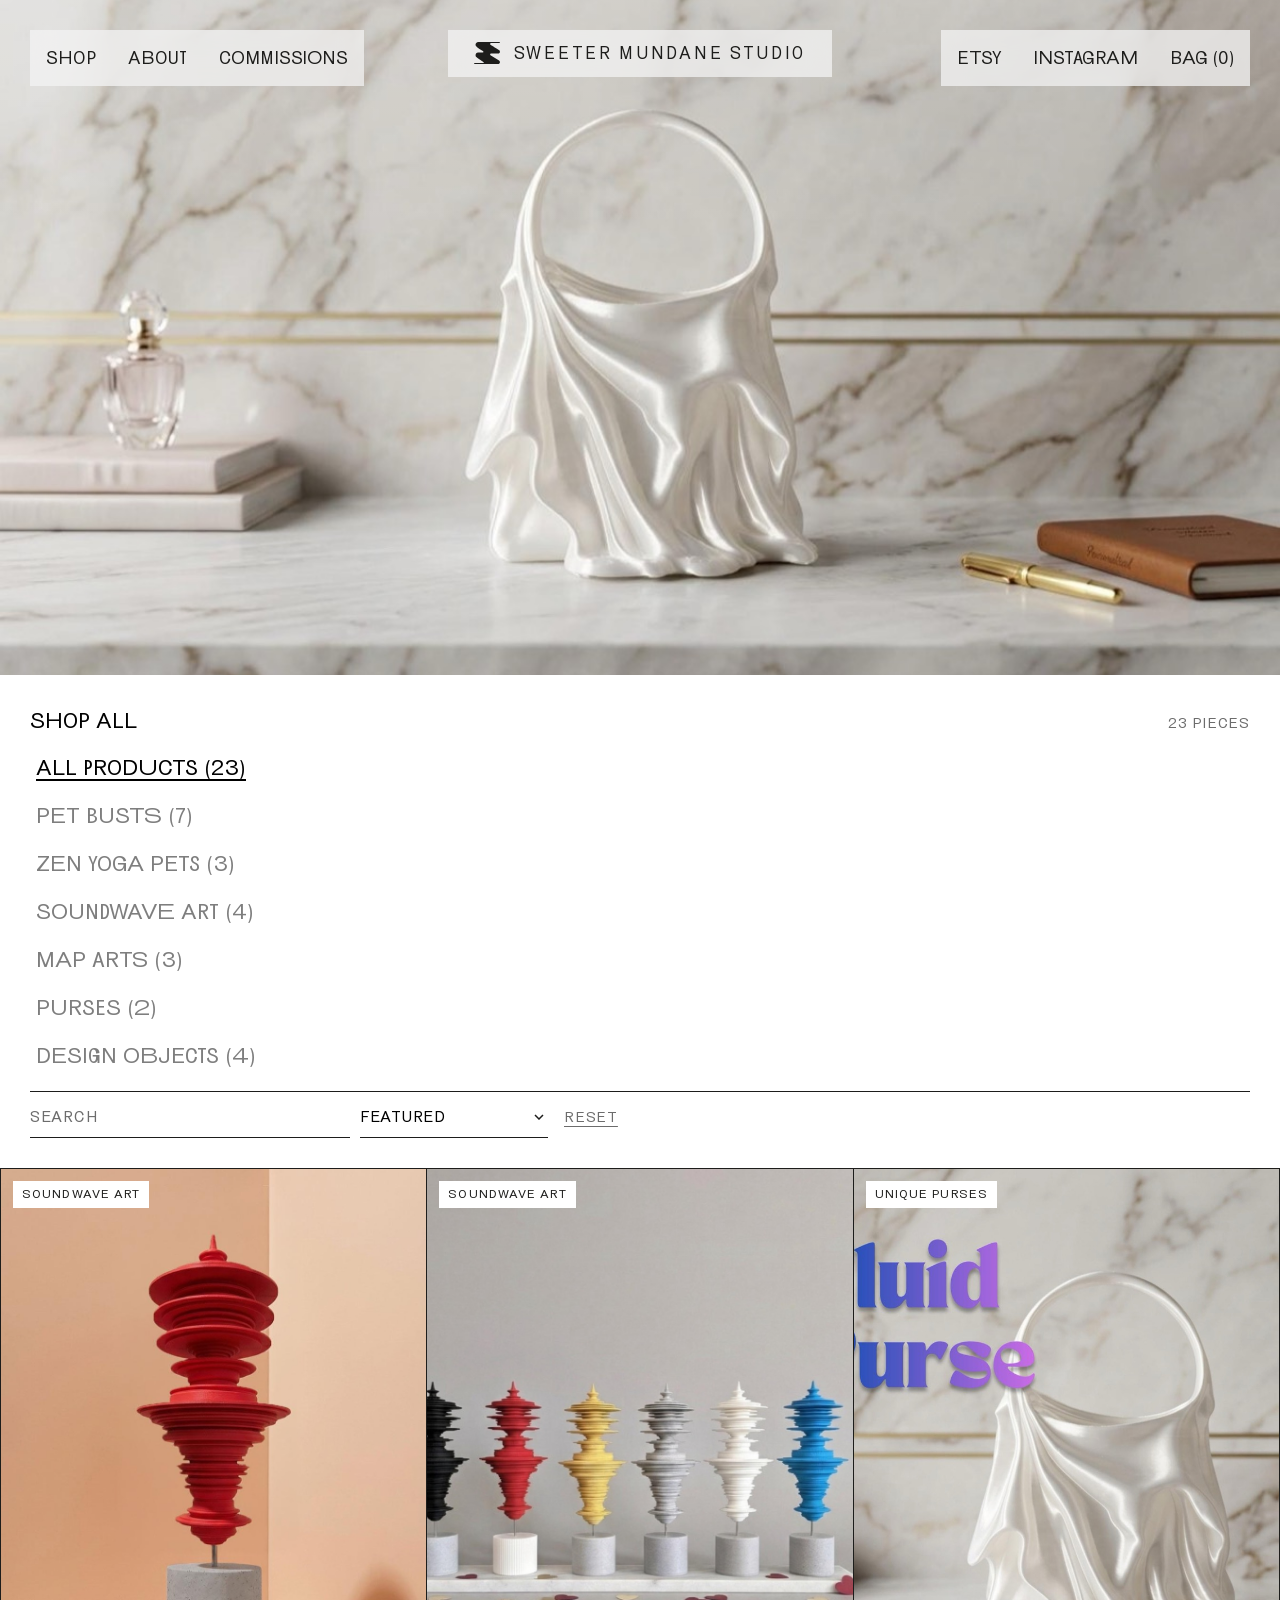
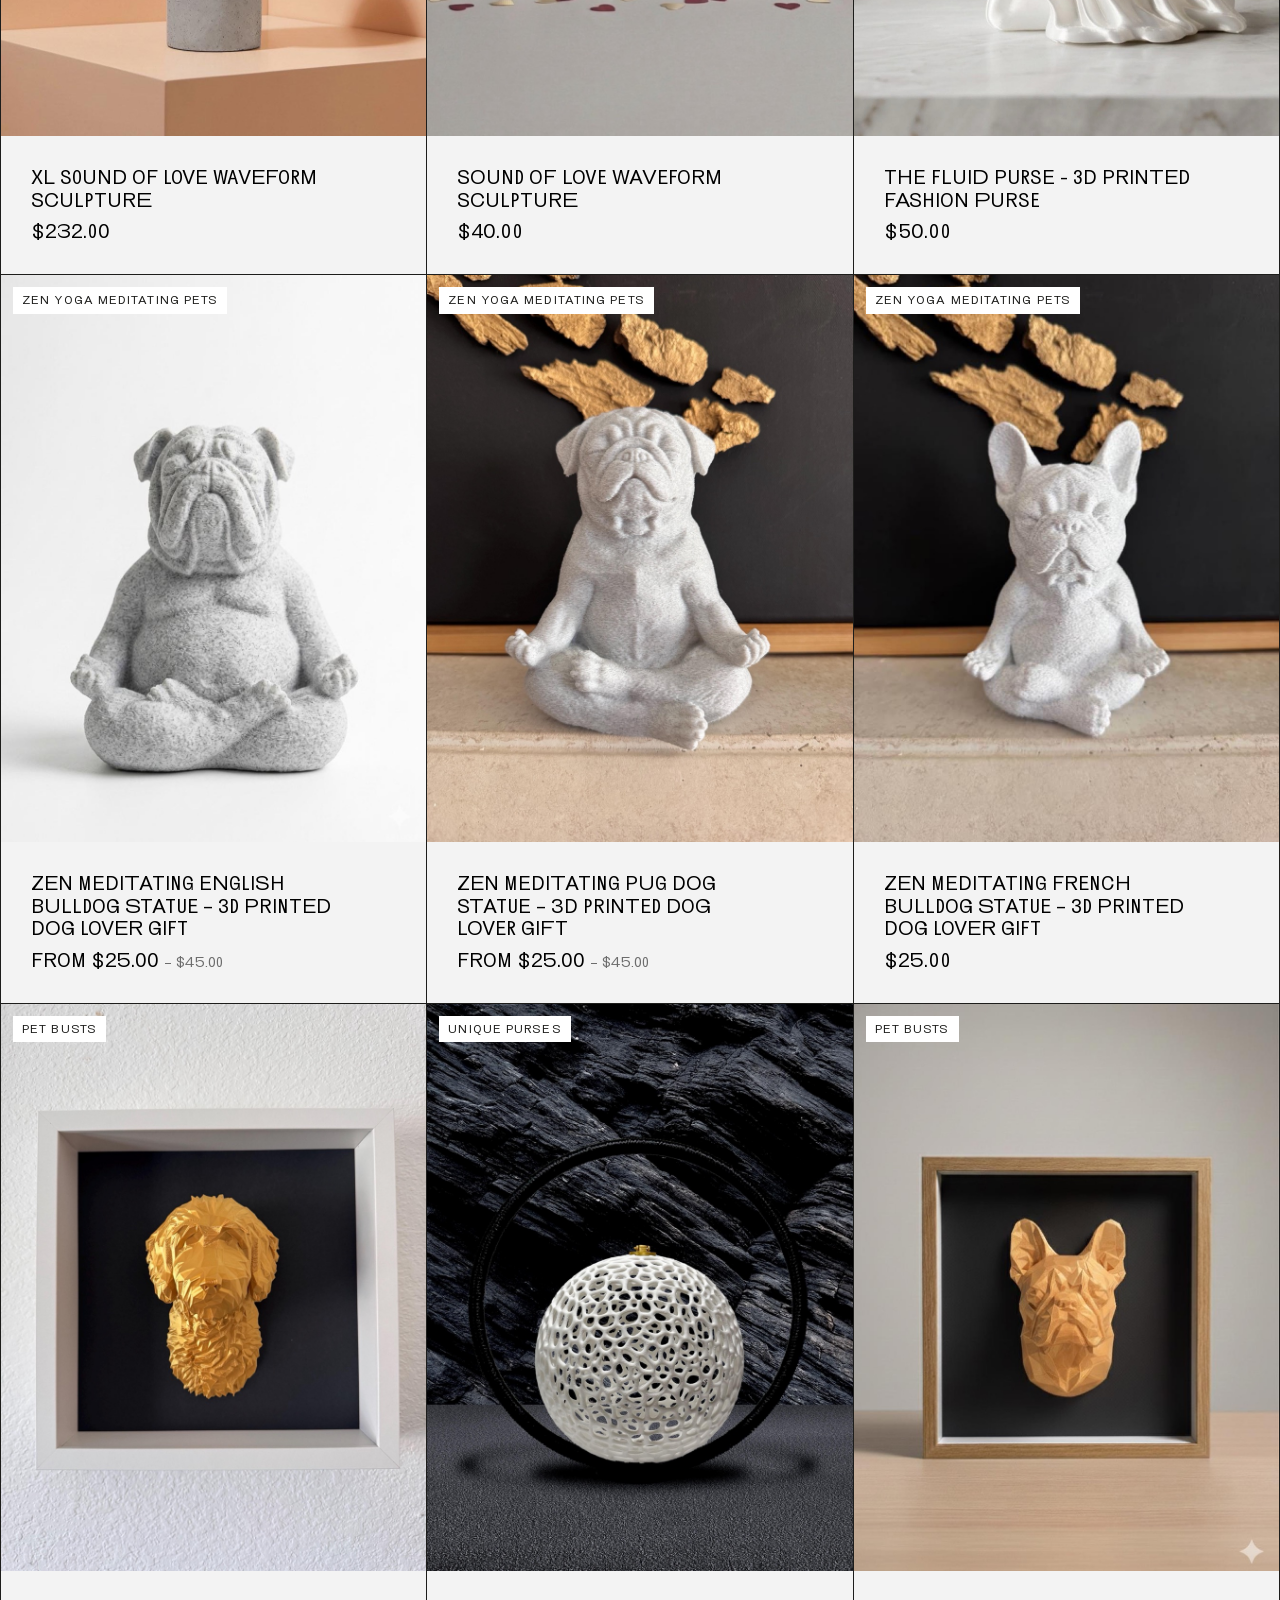
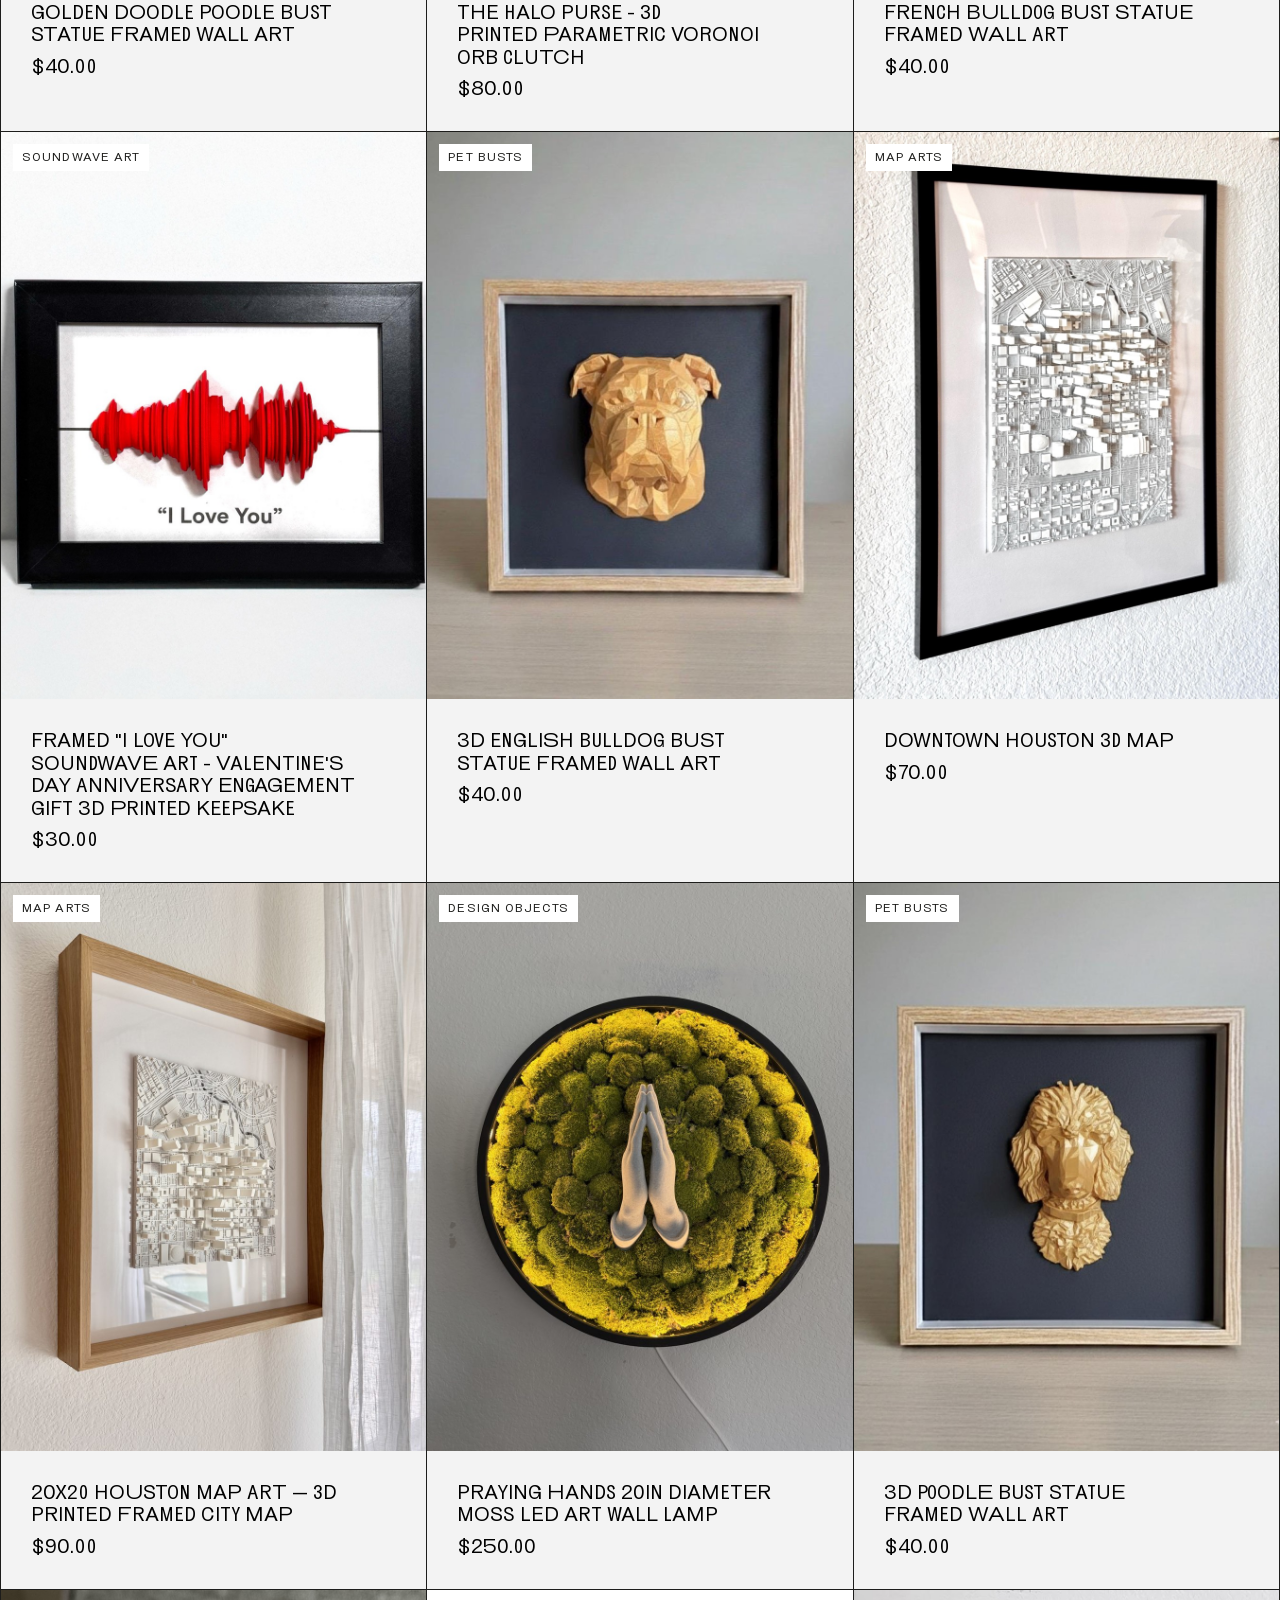
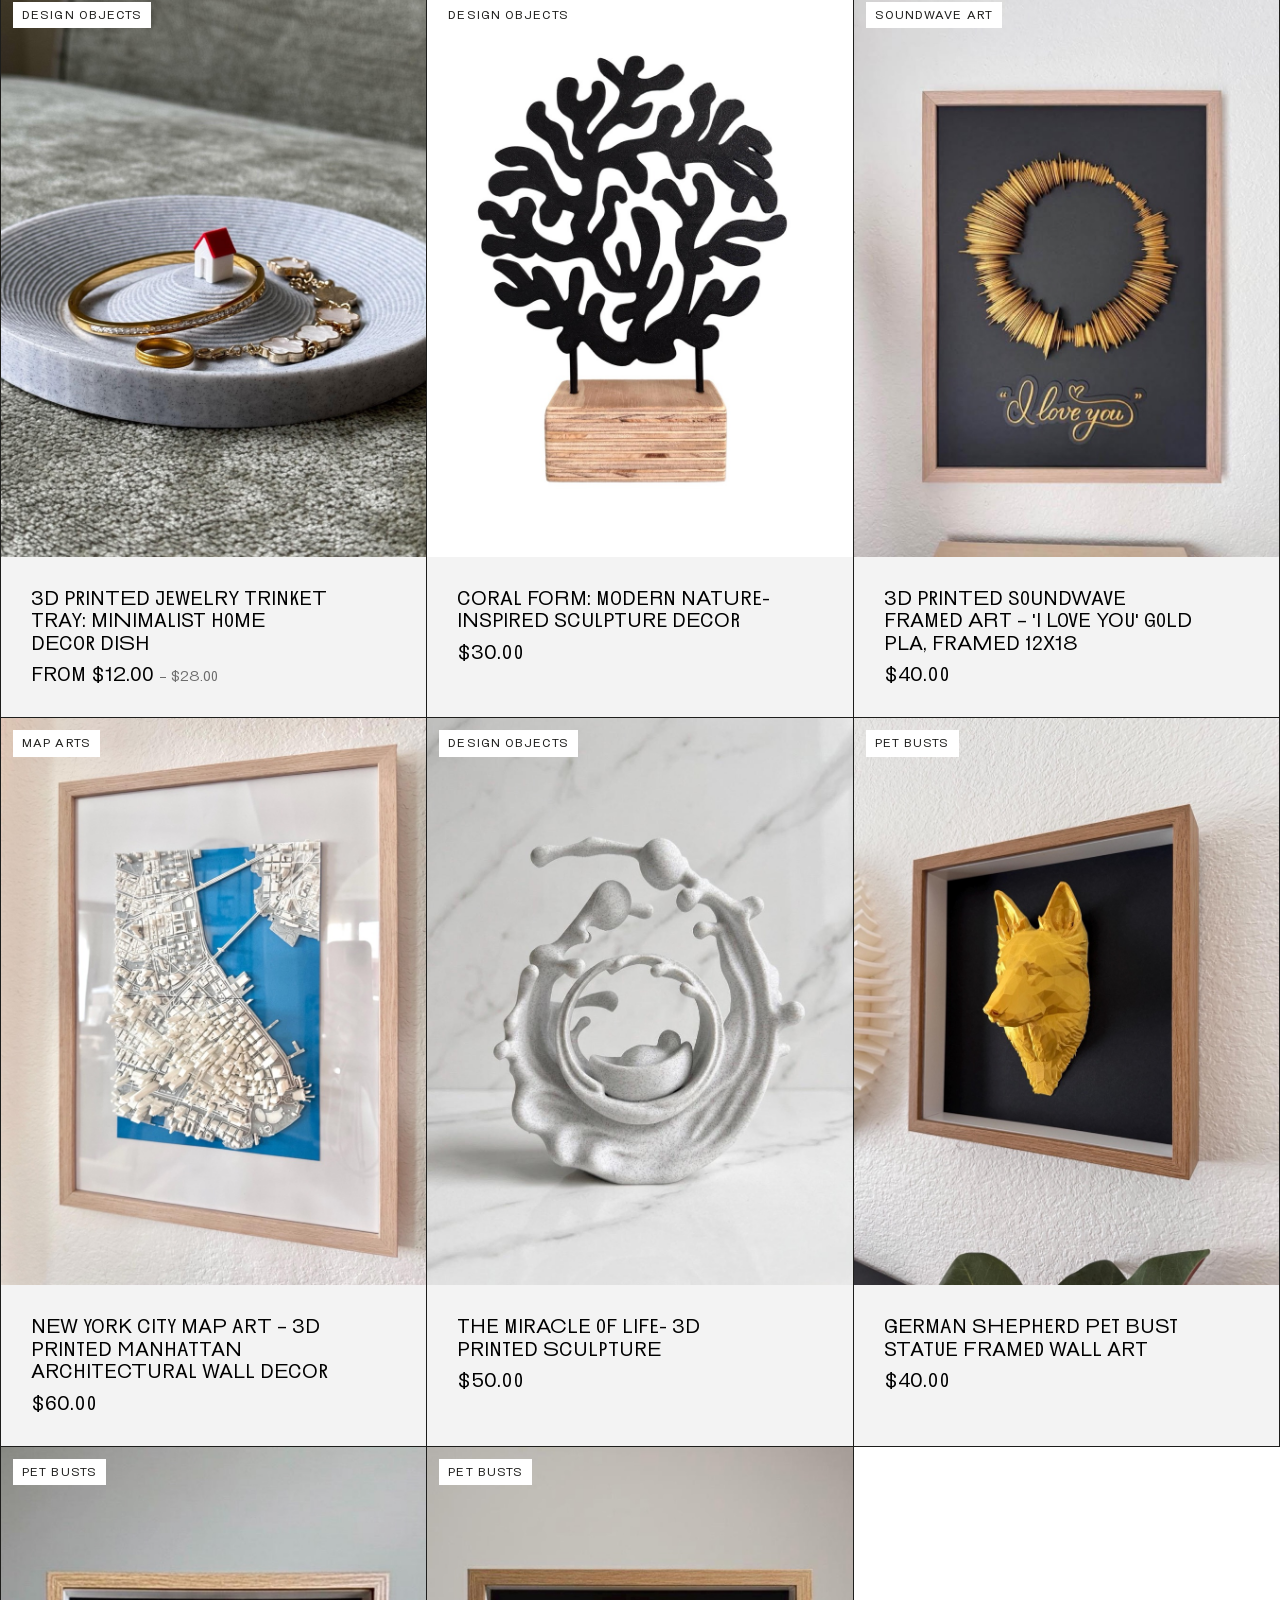
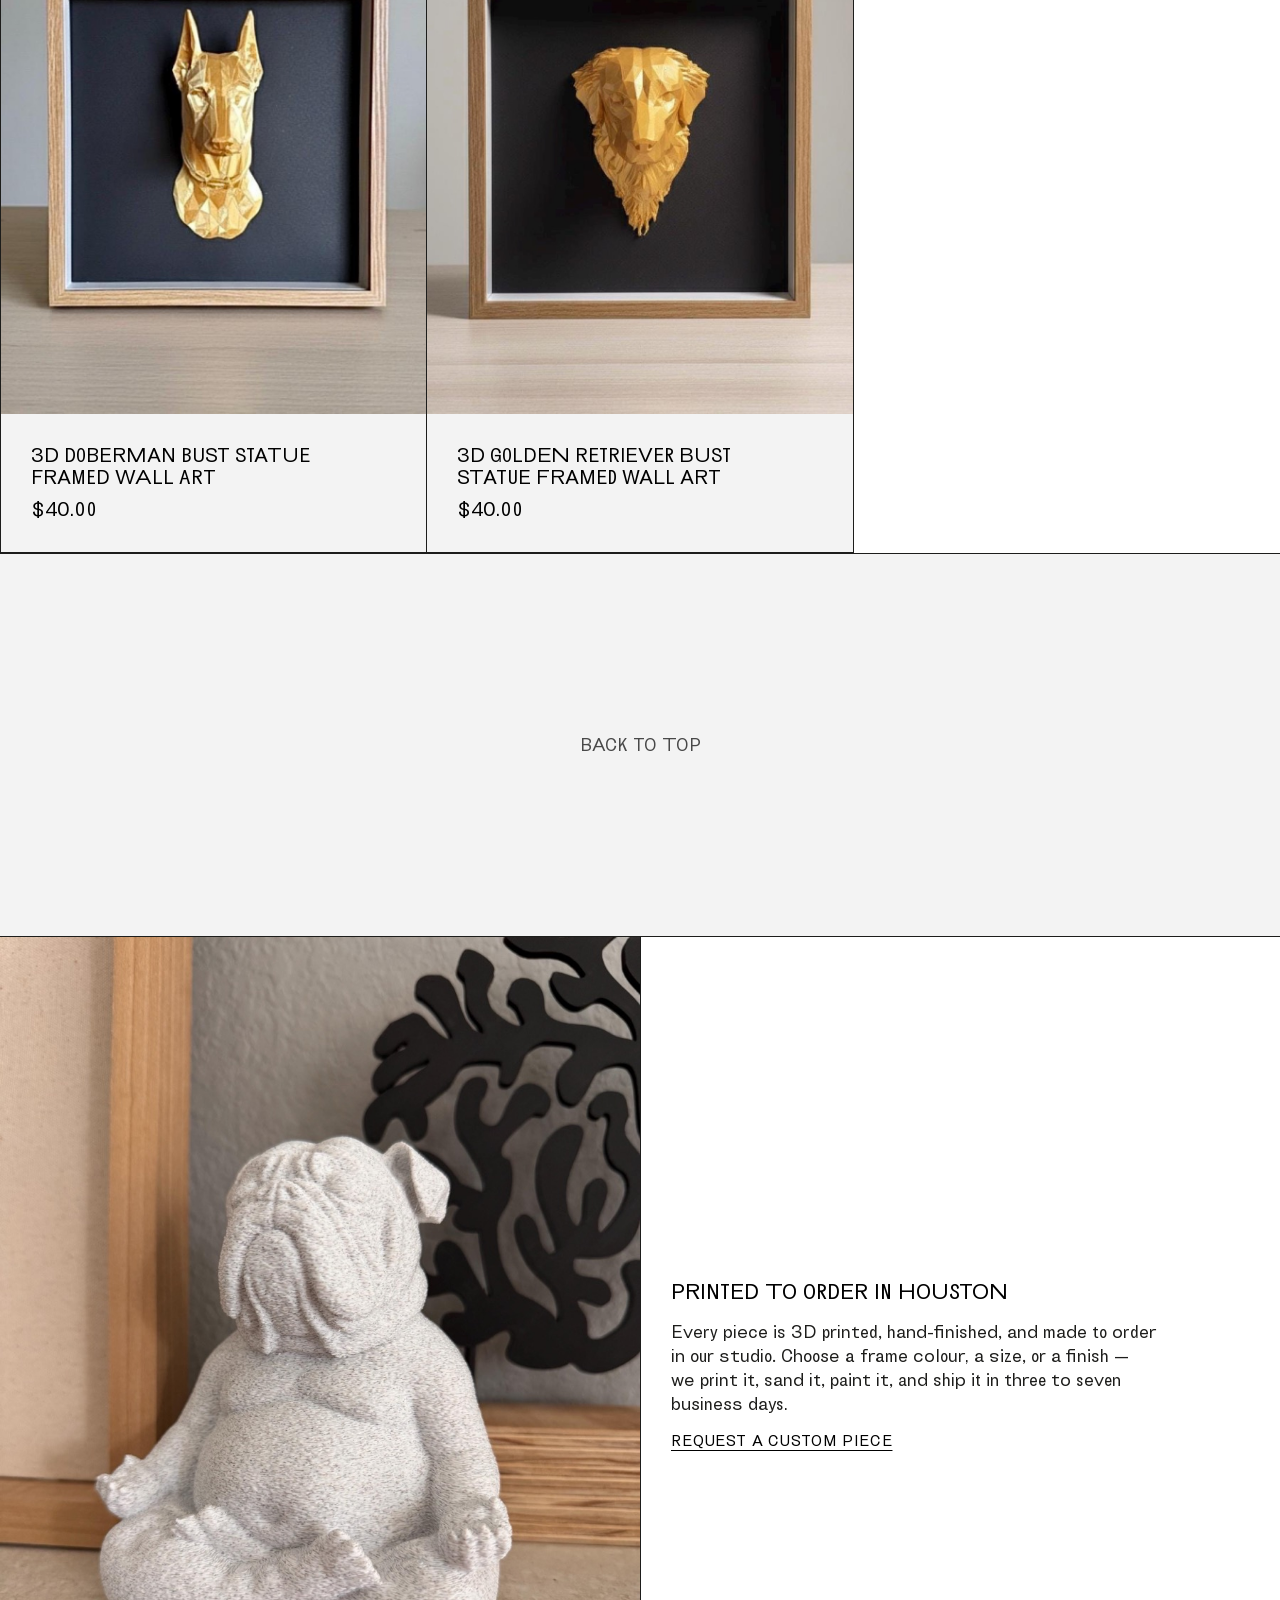
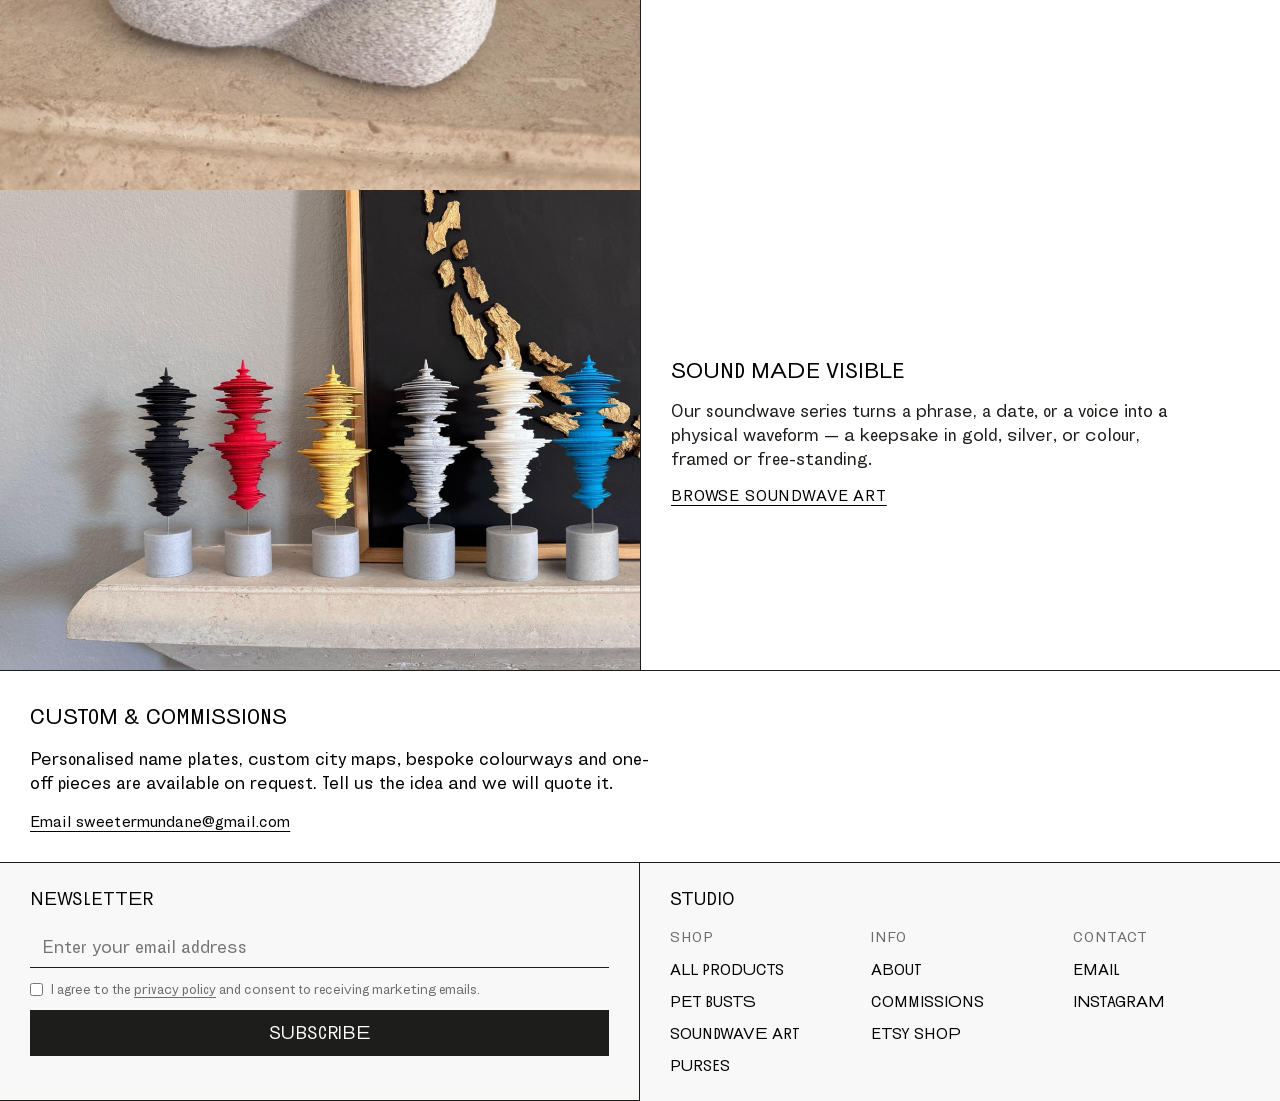
<file: index.html>
<!DOCTYPE html>
<html lang="en">
<head>
<meta charset="utf-8">
<meta name="viewport" content="width=device-width, initial-scale=1">
<title>Sweeter Mundane Studio — 3D Printed Design Objects</title>
<meta name="description" content="3D printed pet busts, soundwave sculptures, city map art and sculptural purses, printed to order in Houston, Texas.">
<link rel="stylesheet" href="assets/css/site.css">
<link rel="icon" href="data:image/svg+xml,%3Csvg xmlns='http://www.w3.org/2000/svg' viewBox='0 0 32 32'%3E%3Crect width='32' height='32' fill='%23f3f3f3'/%3E%3Cpath d='M14.25 31.75V17.75H0.25V14.25H14.25V0.25H17.75V14.25H31.75V17.75H17.75V31.75H14.25Z' fill='%231d1d1b'/%3E%3C/svg%3E">
</head>
<body>

<header class="site-header">
  <nav class="nav-panel nav-panel--left" aria-label="Primary">
    <a href="index.html">Shop</a>
    <a href="#about">About</a>
    <a href="#custom">Commissions</a>
  </nav>
  <nav class="nav-panel nav-panel--right" aria-label="Utility">
    <a href="https://www.etsy.com/shop/SweeterMundaneStudio" target="_blank" rel="noopener">Etsy</a>
    <a href="https://www.instagram.com/sweetermundane/" target="_blank" rel="noopener">Instagram</a>
    <button type="button" data-bag-open data-bag-count>BAG (0)</button>
  </nav>
</header>

<div class="brandmark"><span><img src="assets/logo-emblem.svg" alt="">Sweeter Mundane Studio</span></div>

<main>
  <!-- hero -->
  <section class="hero">
    <img src="assets/hero.jpg" alt="The Fluid Purse, a 3D printed sculptural clutch in ivory, staged on a marble counter">
    <div class="hero__scrim"></div>
  </section>

  <!-- category filter -->
  <section class="catalogue" aria-label="Product categories">
    <div class="catalogue__head">
      <h1 class="catalogue__title">Shop all</h1>
      <span class="catalogue__count" data-count></span>
    </div>

    <div class="catalogue__list" role="group" aria-label="Filter by category">
      <button type="button" data-filter="all" aria-pressed="true">All products (23)</button>
      <button type="button" data-filter="pet-busts" aria-pressed="false">Pet busts (7)</button>
      <button type="button" data-filter="zen-pets" aria-pressed="false">Zen yoga pets (3)</button>
      <button type="button" data-filter="soundwave-art" aria-pressed="false">Soundwave art (4)</button>
      <button type="button" data-filter="map-arts" aria-pressed="false">Map arts (3)</button>
      <button type="button" data-filter="purses" aria-pressed="false">Purses (2)</button>
      <button type="button" data-filter="design-objects" aria-pressed="false">Design objects (4)</button>
    </div>

    <div class="catalogue__tools">
      <input type="search" data-search placeholder="Search" aria-label="Search products">
      <select data-sort aria-label="Sort products">
        <option value="featured">Featured</option>
        <option value="new">Newest</option>
        <option value="price-asc">Price: low to high</option>
        <option value="price-desc">Price: high to low</option>
        <option value="name">Name A&ndash;Z</option>
      </select>
      <button type="button" class="catalogue__reset" data-reset>Reset</button>
    </div>
  </section>

  <!-- product grid -->
  <section class="grid" data-grid aria-label="Products"></section>

  <!-- editorial band -->
  <section class="band">
    <button type="button" onclick="window.scrollTo({top:0,behavior:'smooth'})">Back to top</button>
  </section>

  <!-- editorial feature -->
  <section class="editorial" id="about">
    <figure>
      <img src="assets/feature-dog.jpg" alt="A 3D printed bulldog sculpture in a zen meditation pose">
    </figure>
    <div class="editorial__copy">
      <h2>Printed to order in Houston</h2>
      <p>Every piece is 3D printed, hand-finished, and made to order in our studio. Choose a frame colour, a size, or a finish &mdash; we print it, sand it, paint it, and ship it in three to seven business days.</p>
      <a class="link-underline" href="#custom">Request a custom piece</a>
    </div>
  </section>

  <section class="editorial">
    <figure>
      <img src="assets/feature-soundwave.jpg" alt="Soundwave sculptures in a row of stacked forms in different colours">
    </figure>
    <div class="editorial__copy">
      <h2>Sound made visible</h2>
      <p>Our soundwave series turns a phrase, a date, or a voice into a physical waveform &mdash; a keepsake in gold, silver, or colour, framed or free-standing.</p>
      <a class="link-underline" href="index.html">Browse soundwave art</a>
    </div>
  </section>

  <!-- commissions -->
  <section class="catalogue" id="custom" style="border-top:1px solid var(--black)">
    <h2 class="catalogue__title">Custom &amp; commissions</h2>
    <p style="max-width:58ch;margin:0">
      Personalised name plates, custom city maps, bespoke colourways and one-off pieces are available on request.
      Tell us the idea and we will quote it.
    </p>
    <a class="link-underline link-underline--email" href="mailto:sweetermundane@gmail.com?subject=Custom%20or%20commission%20enquiry">Email sweetermundane@gmail.com</a>
  </section>
</main>

<!-- footer -->
<footer class="footer">
  <div class="footer__panel footer__panel--newsletter">
    <h1>Newsletter</h1>
    <form class="footer__form" onsubmit="event.preventDefault(); this.querySelector('button').textContent='Subscribed';">
      <input type="email" required placeholder="Enter your email address" aria-label="Email address">
      <label>
        <input type="checkbox" required>
        <span>I agree to the <a href="#">privacy policy</a> and consent to receiving marketing emails.</span>
      </label>
      <button class="btn" type="submit">Subscribe</button>
    </form>
  </div>

  <div class="footer__panel">
    <h2>Studio</h2>
    <div class="footer__cols">
      <div>
        <h3>Shop</h3>
        <ul>
          <li><a href="index.html">All products</a></li>
          <li><a href="index.html" data-filter="pet-busts">Pet busts</a></li>
          <li><a href="index.html" data-filter="soundwave-art">Soundwave art</a></li>
          <li><a href="index.html" data-filter="purses">Purses</a></li>
        </ul>
      </div>
      <div>
        <h3>Info</h3>
        <ul>
          <li><a href="#about">About</a></li>
          <li><a href="#custom">Commissions</a></li>
          <li><a href="https://www.etsy.com/shop/SweeterMundaneStudio" target="_blank" rel="noopener">Etsy shop</a></li>
        </ul>
      </div>
      <div>
        <h3>Contact</h3>
        <ul>
          <li><a href="mailto:sweetermundane@gmail.com">Email</a></li>
          <li><a href="https://www.instagram.com/sweetermundane/" target="_blank" rel="noopener">Instagram</a></li>
        </ul>
      </div>
    </div>
  </div>
</footer>

<!-- bag drawer -->
<div class="bag" data-bag aria-hidden="true">
  <div class="bag__scrim" data-bag-scrim></div>
  <aside class="bag__panel" role="dialog" aria-modal="true" aria-label="Shopping bag">
    <div class="bag__head">
      <h2>Your bag</h2>
      <button type="button" class="bag__close" data-bag-close aria-label="Close bag">&times;</button>
    </div>
    <div class="bag__items" data-bag-items></div>
    <div class="bag__foot">
      <div class="bag__total"><span>Subtotal</span><span data-bag-total>$0</span></div>
      <p class="bag__note" data-bag-note>Checkout is handled on the marketplace where each piece is listed, where you can review shipping and personalization before paying.</p>
      <button class="btn" type="button" data-bag-checkout disabled>Checkout</button>
    </div>
  </aside>
</div>

<script src="data/products.js"></script>
<script src="assets/js/site.js"></script>
</body>
</html>
</file>
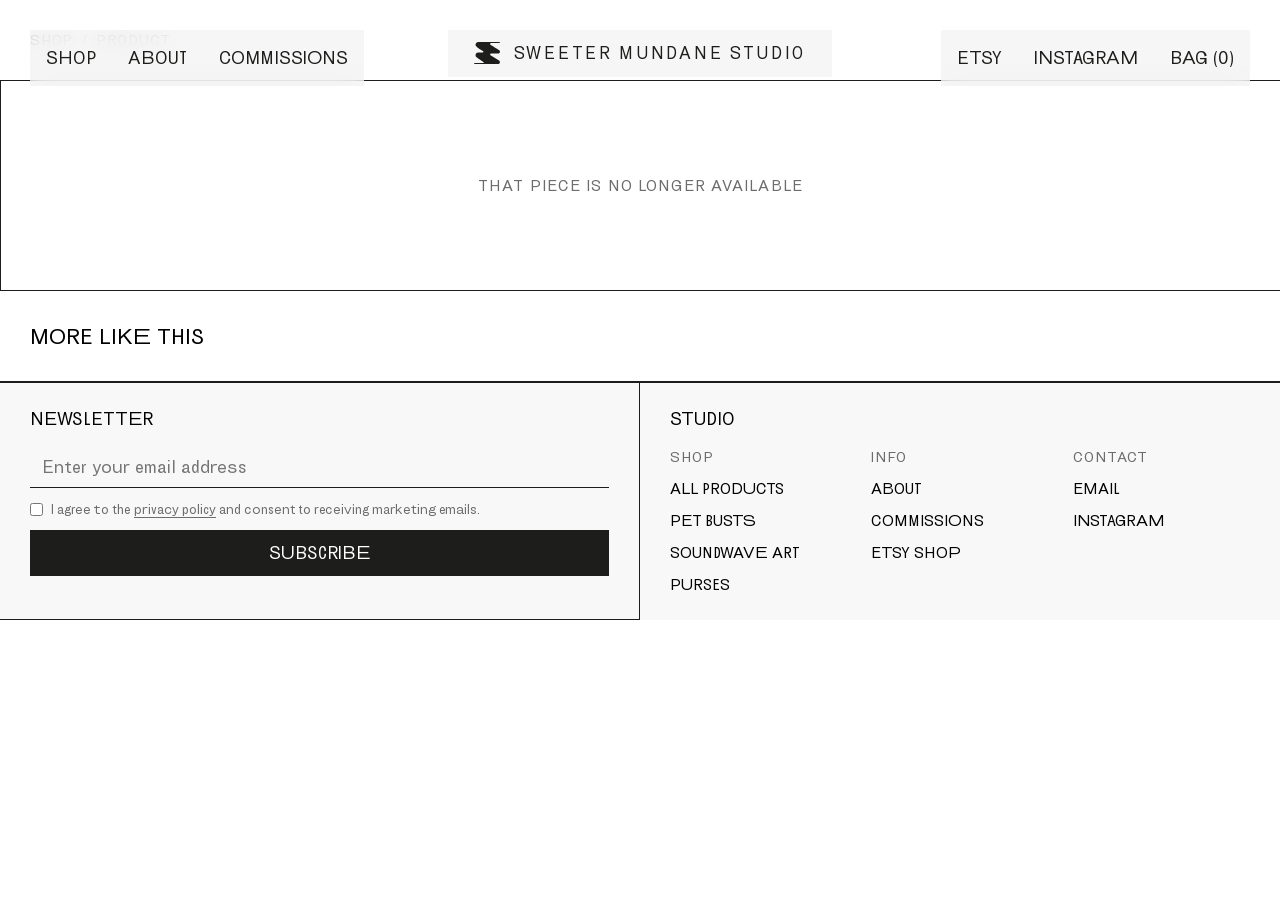
<file: product.html>
<!DOCTYPE html>
<html lang="en">
<head>
<meta charset="utf-8">
<meta name="viewport" content="width=device-width, initial-scale=1">
<title>Product — Sweeter Mundane Studio</title>
<meta name="description" content="3D printed design objects, printed to order in Houston, Texas.">
<link rel="stylesheet" href="assets/css/site.css">
<link rel="icon" href="data:image/svg+xml,%3Csvg xmlns='http://www.w3.org/2000/svg' viewBox='0 0 32 32'%3E%3Crect width='32' height='32' fill='%23f3f3f3'/%3E%3Cpath d='M14.25 31.75V17.75H0.25V14.25H14.25V0.25H17.75V14.25H31.75V17.75H17.75V31.75H14.25Z' fill='%231d1d1b'/%3E%3C/svg%3E">
</head>
<body>

<header class="site-header">
  <nav class="nav-panel nav-panel--left" aria-label="Primary">
    <a href="index.html">Shop</a>
    <a href="index.html#about">About</a>
    <a href="index.html#custom">Commissions</a>
  </nav>
  <nav class="nav-panel nav-panel--right" aria-label="Utility">
    <a href="https://www.etsy.com/shop/SweeterMundaneStudio" target="_blank" rel="noopener">Etsy</a>
    <a href="https://www.instagram.com/sweetermundane/" target="_blank" rel="noopener">Instagram</a>
    <button type="button" data-bag-open data-bag-count>BAG (0)</button>
  </nav>
</header>

<div class="brandmark"><span><img src="assets/logo-emblem.svg" alt="">Sweeter Mundane Studio</span></div>

<main>
  <nav class="breadcrumb-strip" aria-label="Breadcrumb">
    <a href="index.html">Shop</a>
    <span aria-hidden="true">/</span>
    <span data-crumb>Product</span>
  </nav>

  <section class="product" data-product aria-label="Product detail"></section>

  <section class="related">
    <div class="related__head"><h2 data-related-title>More like this</h2></div>
    <div class="grid" data-related></div>
  </section>
</main>

<footer class="footer">
  <div class="footer__panel footer__panel--newsletter">
    <h1>Newsletter</h1>
    <form class="footer__form" onsubmit="event.preventDefault(); this.querySelector('button').textContent='Subscribed';">
      <input type="email" required placeholder="Enter your email address" aria-label="Email address">
      <label>
        <input type="checkbox" required>
        <span>I agree to the <a href="#">privacy policy</a> and consent to receiving marketing emails.</span>
      </label>
      <button class="btn" type="submit">Subscribe</button>
    </form>
  </div>

  <div class="footer__panel">
    <h2>Studio</h2>
    <div class="footer__cols">
      <div>
        <h3>Shop</h3>
        <ul>
          <li><a href="index.html">All products</a></li>
          <li><a href="index.html">Pet busts</a></li>
          <li><a href="index.html">Soundwave art</a></li>
          <li><a href="index.html">Purses</a></li>
        </ul>
      </div>
      <div>
        <h3>Info</h3>
        <ul>
          <li><a href="index.html#about">About</a></li>
          <li><a href="index.html#custom">Commissions</a></li>
          <li><a href="https://www.etsy.com/shop/SweeterMundaneStudio" target="_blank" rel="noopener">Etsy shop</a></li>
        </ul>
      </div>
      <div>
        <h3>Contact</h3>
        <ul>
          <li><a href="mailto:sweetermundane@gmail.com">Email</a></li>
          <li><a href="https://www.instagram.com/sweetermundane/" target="_blank" rel="noopener">Instagram</a></li>
        </ul>
      </div>
    </div>
  </div>
</footer>

<!-- bag drawer -->
<div class="bag" data-bag aria-hidden="true">
  <div class="bag__scrim" data-bag-scrim></div>
  <aside class="bag__panel" role="dialog" aria-modal="true" aria-label="Shopping bag">
    <div class="bag__head">
      <h2>Your bag</h2>
      <button type="button" class="bag__close" data-bag-close aria-label="Close bag">&times;</button>
    </div>
    <div class="bag__items" data-bag-items></div>
    <div class="bag__foot">
      <div class="bag__total"><span>Subtotal</span><span data-bag-total>$0</span></div>
      <p class="bag__note" data-bag-note>Checkout is handled on the marketplace where each piece is listed, where you can review shipping and personalization before paying.</p>
      <button class="btn" type="button" data-bag-checkout disabled>Checkout</button>
    </div>
  </aside>
</div>

<script src="data/products.js"></script>
<script src="assets/js/site.js"></script>
</body>
</html>
</file>
<file: assets/css/site.css>
/* ==========================================================================
   Sweeter Mundane Studio — storefront
   Design system lifted from the Stereoscope Coffee reference:
     type      : Brunswick Grotesque (Regular, 400)
     ink       : #1d1d1b   black #000   gray-20 #f3f3f3   muted #6c6c6c
     grid      : 3 columns, hairline black borders, gray-20 cards, 3:4 media
     nav       : translucent gray-20 panels floating over the hero
   ========================================================================== */

@font-face {
  font-family: "Brunswick Grotesque";
  src: url("../fonts/BrunswickGrotesque-Regular.woff2") format("woff2"),
       url("../fonts/BrunswickGrotesque-Regular.woff") format("woff");
  font-weight: 400;
  font-style: normal;
  font-display: swap;
}

:root {
  --black: #1d1d1b;
  --ink: #000;
  --gray-20: #f3f3f3;
  --gray-50: #f8f8f8;
  --gray-90: #6c6c6c;
  --white: #fff;

  --pad: 30px;
  --hairline: 1px solid var(--black);

  --font: "Brunswick Grotesque", ui-sans-serif, system-ui, -apple-system, "Segoe UI", sans-serif;

  --ease: cubic-bezier(0.22, 1, 0.36, 1);
}

*, *::before, *::after { box-sizing: border-box; }

html { -webkit-text-size-adjust: 100%; scroll-behavior: smooth; }

body {
  margin: 0;
  background: var(--white);
  color: var(--ink);
  font-family: var(--font);
  font-size: 16px;
  line-height: 1.5;
  letter-spacing: normal;
  -webkit-font-smoothing: antialiased;
  -moz-osx-font-smoothing: grayscale;
}

img { display: block; max-width: 100%; }
a { color: inherit; text-decoration: none; }
button { font: inherit; color: inherit; background: none; border: 0; cursor: pointer; }

:focus-visible {
  outline: 2px solid var(--ink);
  outline-offset: 3px;
}

.u-upper { text-transform: uppercase; }
.u-visually-hidden {
  position: absolute; width: 1px; height: 1px; padding: 0; margin: -1px;
  overflow: hidden; clip: rect(0 0 0 0); white-space: nowrap; border: 0;
}

/* ---------------------------------------------------------------- header */

.site-header {
  position: fixed;
  top: 0; left: 0; right: 0;
  z-index: 60;
  display: flex;
  justify-content: space-between;
  align-items: flex-start;
  padding: var(--pad) var(--pad) 0;
  pointer-events: none;
}

.site-header > * { pointer-events: auto; }

.nav-panel {
  background: rgba(243, 243, 243, 0.75);
  backdrop-filter: blur(12px);
  -webkit-backdrop-filter: blur(12px);
  display: flex;
  align-items: center;
}

.nav-panel--left { display: none; }

.nav-panel a,
.nav-panel button {
  display: block;
  padding: 16px;
  text-transform: uppercase;
  color: var(--black);
  white-space: nowrap;
}

.nav-panel a:hover,
.nav-panel button:hover {
  text-decoration: underline;
  text-underline-offset: 4px;
}

.nav-panel--right { margin-left: auto; }

.nav-panel__sep {
  width: 1px;
  align-self: stretch;
  background: rgba(29, 29, 27, 0.14);
}

/* Brand wordmark floating over the hero.
   The reference sets its logo with mix-blend-difference so the mark inverts
   against whatever the photo is doing; we keep the panel treatment so the
   mark stays legible over a pale, busy marble hero. */
.brandmark {
  position: fixed;
  top: var(--pad); left: 0; right: 0;
  z-index: 61;
  display: flex;
  justify-content: center;
  pointer-events: none;
}

.brandmark span {
  background: rgba(243, 243, 243, 0.75);
  backdrop-filter: blur(12px);
  -webkit-backdrop-filter: blur(12px);
  padding: 12px 26px;
  font-size: 15px;
  letter-spacing: 0.18em;
  text-transform: uppercase;
  color: var(--black);
  text-align: center;
  display: flex;
  align-items: center;
  gap: 14px;
}

.brandmark img {
  width: 26px;
  height: 22px;
  object-fit: contain;
  flex: none;
}

/* ------------------------------------------------------------------ hero */

.hero {
  position: sticky;
  top: 0;
  z-index: 0;
  height: 75vh;
  min-height: 420px;
  overflow: hidden;
}

.hero img {
  width: 100%;
  height: 100%;
  object-fit: cover;
}

.hero__scrim {
  position: absolute;
  inset: 0;
  background: linear-gradient(180deg, rgba(255,255,255,0.18) 0%, rgba(255,255,255,0) 34%);
  pointer-events: none;
}

/* --------------------------------------------------------------- filters */

.catalogue {
  position: relative;
  z-index: 10;
  background: var(--white);
  padding: var(--pad);
  display: flex;
  flex-direction: column;
  gap: 16px;
}

.catalogue__head {
  display: flex;
  flex-wrap: wrap;
  align-items: baseline;
  justify-content: space-between;
  gap: 12px;
}

.catalogue__title {
  margin: 0;
  font-size: 20px;
  font-weight: 500;
  text-transform: uppercase;
}

.catalogue__count {
  font-size: 13px;
  color: var(--gray-90);
  text-transform: uppercase;
  letter-spacing: 0.06em;
}

.catalogue__list {
  display: flex;
  flex-direction: column;
  gap: 16px;
}

.catalogue__list button {
  font-size: 20px;
  font-weight: 500;
  text-transform: uppercase;
  width: fit-content;
  opacity: 0.5;
  transition: opacity 0.2s var(--ease), text-decoration-color 0.2s var(--ease);
  text-align: left;
}

.catalogue__list button:hover { opacity: 0.8; }

.catalogue__list button[aria-pressed="true"] {
  opacity: 1;
  text-decoration: underline;
  text-underline-offset: 4px;
}

.catalogue__tools {
  display: flex;
  flex-wrap: wrap;
  gap: 10px;
  align-items: center;
  padding-top: 4px;
  border-top: var(--hairline);
  margin-top: 4px;
}

.catalogue__tools input[type="search"] {
  font: inherit;
  font-size: 14px;
  text-transform: uppercase;
  letter-spacing: 0.05em;
  background: transparent;
  border: 0;
  border-bottom: 1px solid var(--black);
  padding: 10px 0;
  width: 100%;
  max-width: 320px;
}

.catalogue__tools input[type="search"]::placeholder { color: var(--gray-90); }

.catalogue__tools select {
  font: inherit;
  font-size: 14px;
  text-transform: uppercase;
  letter-spacing: 0.05em;
  background: transparent;
  border: 0;
  border-bottom: 1px solid var(--black);
  padding: 10px 24px 10px 0;
  cursor: pointer;
  -webkit-appearance: none;
  appearance: none;
  background-image: url("data:image/svg+xml,%3Csvg xmlns='http://www.w3.org/2000/svg' width='10' height='6' viewBox='0 0 10 6'%3E%3Cpath d='M1 1l4 4 4-4' stroke='%231d1d1b' fill='none' stroke-width='1.5'/%3E%3C/svg%3E");
  background-repeat: no-repeat;
  background-position: right 4px center;
}

.catalogue__reset {
  font-size: 13px;
  text-transform: uppercase;
  letter-spacing: 0.06em;
  color: var(--gray-90);
  text-decoration: underline;
  text-underline-offset: 4px;
}

/* ----------------------------------------------------------------- grid */

.grid {
  position: relative;
  z-index: 10;
  background: var(--white);
  border-top: var(--hairline);
  border-left: var(--hairline);
  display: grid;
  grid-template-columns: 1fr;
}

.card {
  display: block;
  width: 100%;
  background: var(--gray-20);
  border-right: var(--hairline);
  border-bottom: var(--hairline);
  overflow: hidden;
}

.card__media {
  position: relative;
  aspect-ratio: 3 / 4;
  overflow: hidden;
  background: #e6e6e6;
}

.card__media img {
  width: 100%;
  height: 100%;
  object-fit: cover;
  transition: transform 0.7s var(--ease), opacity 0.25s var(--ease);
}

.card:hover .card__media img { transform: scale(1.035); }

.card__tag {
  position: absolute;
  top: 12px; left: 12px;
  background: var(--white);
  padding: 5px 9px;
  font-size: 11px;
  letter-spacing: 0.1em;
  text-transform: uppercase;
  color: var(--black);
}

.card__body {
  display: flex;
  justify-content: space-between;
  align-items: flex-start;
  gap: 12px;
  padding: var(--pad);
}

.card__title {
  margin: 0;
  font-size: 18px;
  font-weight: 400;
  text-transform: uppercase;
  line-height: 1.25;
  text-wrap: pretty;
}

.card__price {
  margin: 6px 0 0;
  font-size: 18px;
  text-transform: uppercase;
  color: var(--ink);
}

.card__price span { color: var(--gray-90); font-size: 13px; }

.card__plus {
  flex: none;
  width: 32px; height: 32px;
  opacity: 0;
  transform: translate(-4px, 4px);
  transition: opacity 0.25s var(--ease), transform 0.25s var(--ease);
}

.card:hover .card__plus,
.card:focus-visible .card__plus { opacity: 1; transform: translate(0, 0); }

.card__soldout {
  position: absolute;
  inset: 0;
  background: rgba(243, 243, 243, 0.72);
  display: flex;
  align-items: center;
  justify-content: center;
  font-size: 13px;
  letter-spacing: 0.14em;
  text-transform: uppercase;
}

.empty {
  grid-column: 1 / -1;
  padding: 80px var(--pad);
  text-align: center;
  color: var(--gray-90);
  text-transform: uppercase;
  letter-spacing: 0.08em;
  font-size: 14px;
  background: var(--white);
}

/* ------------------------------------------------------------- back to top */

.band {
  position: relative;
  z-index: 10;
  background: var(--gray-20);
  border-top: var(--hairline);
  border-bottom: var(--hairline);
  height: 384px;
  display: flex;
  justify-content: center;
  align-items: center;
  gap: 24px;
}

.band button {
  text-transform: uppercase;
  opacity: 0.7;
  transition: opacity 0.2s var(--ease);
}

.band button:hover { opacity: 1; text-decoration: underline; text-underline-offset: 4px; }

/* --------------------------------------------------------------- editorial */

.editorial {
  position: relative;
  z-index: 10;
  background: var(--white);
  display: grid;
  grid-template-columns: 1fr;
}

.editorial figure { margin: 0; position: relative; overflow: hidden; }
.editorial img { width: 100%; height: 100%; object-fit: cover; min-height: 260px; }

.editorial__copy {
  padding: var(--pad);
  display: flex;
  flex-direction: column;
  justify-content: center;
  gap: 14px;
  border-top: var(--hairline);
}

.editorial__copy h2 {
  margin: 0;
  font-size: 20px;
  font-weight: 500;
  text-transform: uppercase;
  text-wrap: pretty;
}

.editorial__copy p {
  margin: 0;
  max-width: 46ch;
  color: var(--black);
  text-wrap: pretty;
}

.link-underline {
  text-transform: uppercase;
  font-size: 14px;
  letter-spacing: 0.06em;
  text-decoration: underline;
  text-underline-offset: 4px;
  width: fit-content;
}

.link-underline:hover { text-decoration-thickness: 2px; }
.link-underline--email { text-transform: none; letter-spacing: 0.01em; }

/* ----------------------------------------------------------------- footer */

.footer {
  position: relative;
  z-index: 10;
  background: var(--gray-50);
  display: grid;
  grid-template-columns: 1fr;
  border-top: var(--hairline);
}

.footer__panel {
  padding: 24px var(--pad);
  border-bottom: var(--hairline);
  display: flex;
  flex-direction: column;
  gap: 12px;
}

.footer__panel:last-child { border-bottom: 0; }

.footer h1, .footer h2 {
  margin: 0 0 4px;
  font-size: 16px;
  font-weight: 400;
  text-transform: uppercase;
}

.footer__form { display: flex; flex-direction: column; gap: 12px; }

.footer__form input[type="email"] {
  font: inherit;
  width: 100%;
  padding: 8px 12px;
  border: 0;
  border-bottom: 1px solid var(--black);
  background: transparent;
}

.footer__form input[type="email"]:focus { outline: none; box-shadow: 0 1px 0 var(--black); }

.footer__form label {
  display: flex;
  align-items: flex-start;
  font-size: 12px;
  color: var(--gray-90);
}

.footer__form label input { margin: 3px 8px 0 0; flex: none; }
.footer__form label a { text-decoration: underline; text-underline-offset: 3px; }

.btn {
  font-size: 16px;
  text-transform: uppercase;
  padding: 10px 16px;
  border: 1px solid var(--black);
  background: var(--black);
  color: var(--white);
  cursor: pointer;
  transition: background 0.2s var(--ease), color 0.2s var(--ease);
}

.btn:hover { background: transparent; color: var(--black); }

.btn--ghost {
  background: transparent;
  color: var(--black);
}

.btn--ghost:hover { background: var(--black); color: var(--white); }

.btn[disabled] { opacity: 0.4; cursor: not-allowed; }

.footer__cols {
  display: grid;
  grid-template-columns: repeat(auto-fit, minmax(160px, 1fr));
  gap: 24px;
}

.footer__cols ul { list-style: none; margin: 0; padding: 0; display: flex; flex-direction: column; gap: 8px; }
.footer__cols a { text-transform: uppercase; font-size: 14px; }
.footer__cols a:hover { text-decoration: underline; text-underline-offset: 4px; }
.footer__cols h3 { margin: 0 0 10px; font-size: 13px; font-weight: 400; text-transform: uppercase; color: var(--gray-90); letter-spacing: 0.08em; }

/* ------------------------------------------------------------------- bag */

.bag {
  position: fixed;
  inset: 0;
  z-index: 90;
  display: none;
}

.bag.is-open { display: block; }

.bag__scrim {
  position: absolute;
  inset: 0;
  background: rgba(29, 29, 27, 0.35);
  animation: fade 0.25s var(--ease);
}

.bag__panel {
  position: absolute;
  top: 0; right: 0; bottom: 0;
  width: min(440px, 100%);
  background: var(--white);
  border-left: var(--hairline);
  display: flex;
  flex-direction: column;
  animation: slide 0.3s var(--ease);
}

@keyframes fade { from { opacity: 0; } }
@keyframes slide { from { transform: translateX(24px); opacity: 0; } }

.bag__head {
  display: flex;
  align-items: center;
  justify-content: space-between;
  padding: var(--pad);
  border-bottom: var(--hairline);
}

.bag__head h2 { margin: 0; font-size: 16px; font-weight: 400; text-transform: uppercase; }

.bag__close { font-size: 22px; line-height: 1; padding: 4px 8px; }

.bag__items { flex: 1; overflow-y: auto; }

.bag__item {
  display: grid;
  grid-template-columns: 72px 1fr;
  gap: 14px;
  padding: 18px var(--pad);
  border-bottom: 1px solid rgba(29, 29, 27, 0.12);
}

.bag__item img { width: 72px; height: 96px; object-fit: cover; background: var(--gray-20); }

.bag__item h3 { margin: 0 0 4px; font-size: 14px; font-weight: 400; text-transform: uppercase; line-height: 1.3; }
.bag__item p { margin: 0; font-size: 13px; color: var(--gray-90); }
.bag__item .bag__price { color: var(--ink); font-size: 14px; margin-top: 6px; }

.bag__item .bag__remove {
  font-size: 12px;
  text-transform: uppercase;
  letter-spacing: 0.06em;
  color: var(--gray-90);
  text-decoration: underline;
  text-underline-offset: 3px;
  margin-top: 8px;
}

.bag__foot { padding: var(--pad); border-top: var(--hairline); display: flex; flex-direction: column; gap: 12px; }
.bag__total { display: flex; justify-content: space-between; font-size: 16px; text-transform: uppercase; }
.bag__note { font-size: 12px; color: var(--gray-90); margin: 0; line-height: 1.5; }

.bag__empty { padding: 60px var(--pad); text-align: center; color: var(--gray-90); text-transform: uppercase; font-size: 13px; letter-spacing: 0.08em; }

/* -------------------------------------------------------------- product */

.product {
  position: relative;
  z-index: 10;
  background: var(--white);
  display: grid;
  grid-template-columns: 1fr;
  border-top: var(--hairline);
  border-left: var(--hairline);
}

.product__media {
  border-right: var(--hairline);
  border-bottom: var(--hairline);
  background: var(--gray-20);
}

.product__stage { position: relative; aspect-ratio: 3 / 4; overflow: hidden; }
.product__stage img { width: 100%; height: 100%; object-fit: cover; }

.product__thumbs {
  display: flex;
  gap: 1px;
  background: var(--black);
  border-top: var(--hairline);
  overflow-x: auto;
}

.product__thumbs button {
  flex: 0 0 auto;
  width: 84px;
  height: 112px;
  padding: 0;
  background: var(--gray-20);
  border: 0;
  cursor: pointer;
}

.product__thumbs button[aria-current="true"] { outline: 2px solid var(--ink); outline-offset: -2px; }
.product__thumbs img { width: 100%; height: 100%; object-fit: cover; }

.product__info {
  padding: var(--pad);
  border-right: var(--hairline);
  border-bottom: var(--hairline);
  display: flex;
  flex-direction: column;
  gap: 18px;
  align-self: start;
}

.product__crumb { font-size: 13px; text-transform: uppercase; letter-spacing: 0.08em; color: var(--gray-90); }
.product__crumb a:hover { color: var(--ink); text-decoration: underline; text-underline-offset: 3px; }

.product__title { margin: 0; font-size: 26px; font-weight: 400; text-transform: uppercase; line-height: 1.15; text-wrap: pretty; }

.product__price { font-size: 20px; text-transform: uppercase; }
.product__price small { font-size: 13px; color: var(--gray-90); text-transform: none; letter-spacing: 0.04em; }

.product__desc { margin: 0; max-width: 60ch; white-space: pre-line; text-wrap: pretty; }

.product__section { border-top: var(--hairline); padding-top: 14px; display: flex; flex-direction: column; gap: 10px; }
.product__section h3 { margin: 0; font-size: 13px; font-weight: 400; text-transform: uppercase; letter-spacing: 0.1em; color: var(--gray-90); }

.opt-group { display: flex; flex-direction: column; gap: 8px; }
.opt-row { display: flex; flex-wrap: wrap; gap: 8px; }

.opt {
  font-size: 13px;
  text-transform: uppercase;
  letter-spacing: 0.05em;
  padding: 9px 14px;
  border: 1px solid var(--black);
  background: transparent;
  cursor: pointer;
  transition: background 0.15s var(--ease), color 0.15s var(--ease), opacity 0.15s var(--ease);
  min-height: 40px;
}

.opt:hover:not([disabled]) { background: var(--gray-20); }
.opt[aria-pressed="true"] { background: var(--black); color: var(--white); }
.opt[disabled] { opacity: 0.3; cursor: not-allowed; text-decoration: line-through; }

.qty { display: flex; align-items: center; gap: 0; width: fit-content; border: 1px solid var(--black); }
.qty button { width: 44px; height: 44px; font-size: 18px; line-height: 1; }
.qty span { min-width: 44px; text-align: center; font-size: 15px; }

.product__actions { display: flex; flex-wrap: wrap; gap: 10px; }
.product__actions .btn { flex: 1 1 200px; }

.product__meta { font-size: 12px; color: var(--gray-90); line-height: 1.7; }
.product__meta b { font-weight: 400; color: var(--black); }

.related { position: relative; z-index: 10; background: var(--white); }
.related__head { padding: var(--pad); border-top: var(--hairline); }
.related__head h2 { margin: 0; font-size: 20px; font-weight: 500; text-transform: uppercase; }

.breadcrumb-strip {
  position: relative;
  z-index: 10;
  background: var(--white);
  padding: var(--pad);
  display: flex;
  gap: 8px;
  align-items: center;
  font-size: 13px;
  text-transform: uppercase;
  letter-spacing: 0.06em;
  color: var(--gray-90);
}

.breadcrumb-strip a:hover { color: var(--ink); text-decoration: underline; text-underline-offset: 3px; }

/* --------------------------------------------------------------- responsive */

@media (min-width: 768px) {
  .grid { grid-template-columns: repeat(3, 1fr); }
  .nav-panel--left { display: flex; }
  .footer { grid-template-columns: repeat(2, 1fr); }
  .footer__panel--newsletter { border-right: var(--hairline); }
  .footer__panel--wide { grid-column: 1 / -1; }
  .editorial { grid-template-columns: repeat(2, 1fr); }
  .editorial__copy { border-top: 0; border-left: var(--hairline); }
  .product { grid-template-columns: repeat(2, 1fr); }
  .product__info { padding: 40px; }
}

@media (min-width: 1024px) {
  .product { grid-template-columns: 1.1fr 1fr; }
  .product__stage { position: sticky; top: 0; }
}

@media (max-width: 767px) {
  :root { --pad: 18px; }
  .hero { height: 58vh; }

  /* The reference keeps three floating panels over the hero, but at phone
     widths they collide with each other. Stack them: brandmark on its own
     row, utility nav tucked under it on the right. */
  .site-header {
    position: absolute;
    padding: var(--pad) var(--pad) 0;
    align-items: flex-start;
  }

  .nav-panel--right { margin-left: 0; }

  .nav-panel a,
  .nav-panel button { padding: 12px 14px; font-size: 13px; }

  .brandmark {
    position: absolute;
    top: calc(var(--pad) + 46px);
    left: var(--pad);
    right: var(--pad);
    justify-content: flex-start;
  }

  .brandmark span {
    font-size: 12px;
    padding: 10px 16px;
    letter-spacing: 0.12em;
  }

  .catalogue__list button { font-size: 17px; }
  .band { height: 220px; }
  .product__title { font-size: 21px; }
  .product__actions .btn { flex: 1 1 100%; }
}

@media (prefers-reduced-motion: reduce) {
  html { scroll-behavior: auto; }
  *, *::before, *::after {
    animation-duration: 0.01ms !important;
    animation-iteration-count: 1 !important;
    transition-duration: 0.01ms !important;
  }
}
</file>
